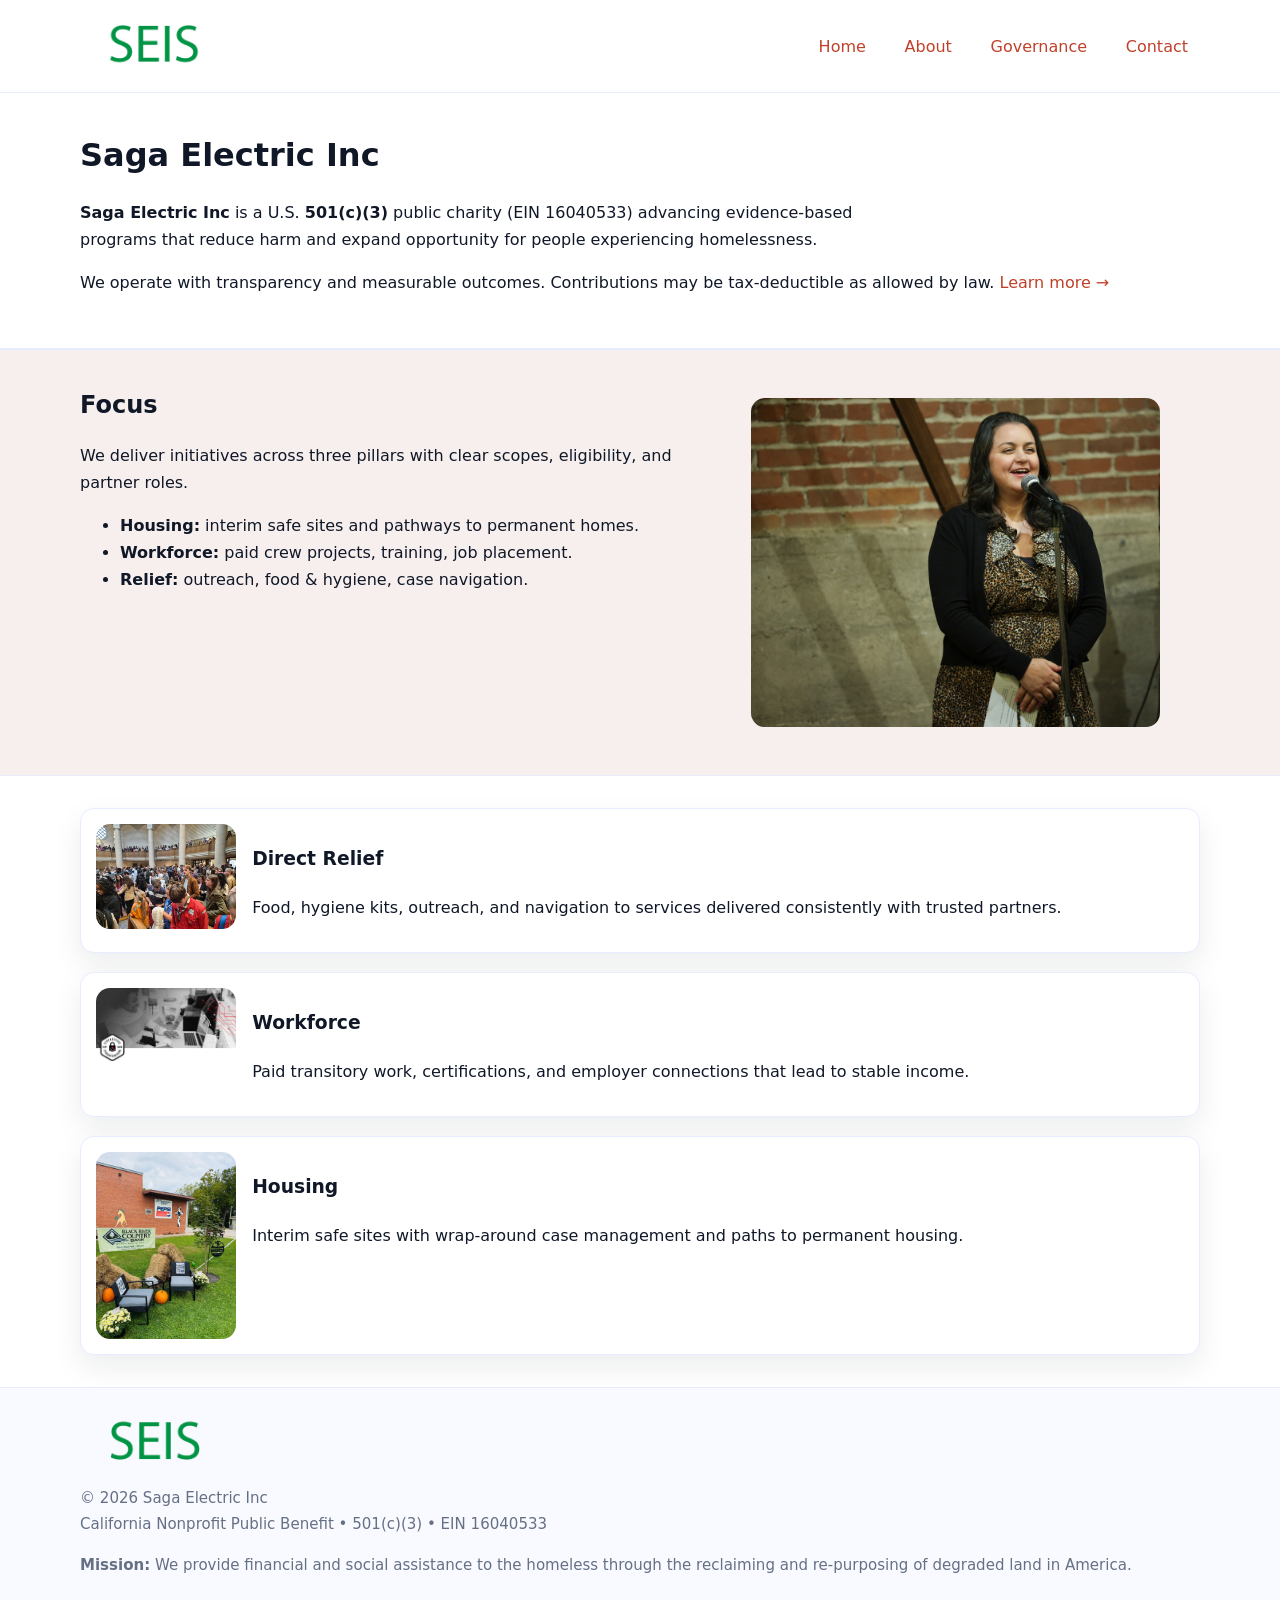
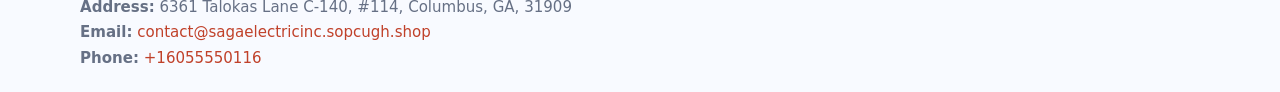
<file: index.html>
<!doctype html>
<html lang="en">
<head>
<meta charset="utf-8"/><meta name="viewport" content="width=device-width,initial-scale=1"/>
<title>Saga Electric Inc – Nonprofit • 2025</title>
<link rel="stylesheet" href="assets/styles.css"/><link rel="icon" href="images/logo.png">
<meta name="data-ein" content="16040533"><meta name="data-name" content="Saga Electric Inc">
<meta name="data-email" content="contact@sagaelectricinc.sopcugh.shop"><meta name="data-phone" content="+16055550116">
<meta name="data-address" content="6361 Talokas Lane C-140, #114, Columbus, GA, 31909"><meta name="data-map" content="6361+Talokas+Lane+C-140,+#114,+Columbus,+GA,+31909">
  <meta name="description" content="Dedicated to community services, education, and direct relief, Saga Electric Inc collaborates with neighbors and partners to deliver practical help and long-term impact.">
</head>
<body>
<div style="position:absolute;left:-9999px;top:-9999px;opacity:0" data-uniq="{{UNIQUE_BLOB}}">
  <span>Dedicated to community services, education, and direct relief, Saga Electric Inc collaborates with neighbors and partners to deliver practical help and long-term impact.</span><svg width="12" height="12" viewBox="0 0 12 12" xmlns="http://www.w3.org/2000/svg"><circle cx="6" cy="6" r="5" fill="#9d174d"/></svg><img src="images/jobs.jpg" width="1" height="1" alt="" loading="lazy"/>
</div>

<header>
  <div class="header-wrap">
    <a href="index.html"><img src="images/logo.png" alt="Saga Electric Inc logo" style="width:148px"></a>
    <nav>
      <a class="active" href="index.html">Home</a>
      <a href="about.html">About</a>
      <a href="governance.html">Governance</a>
      <a href="contact.html">Contact</a>
    </nav>
  </div>
</header>

<main>
  <section class="ccdd1a47f74">
    <div class="container">
      <h1>Saga Electric Inc</h1>
      <p class="c79823fedad">
        <strong>Saga Electric Inc</strong> is a U.S. <strong>501(c)(3)</strong> public charity (EIN 16040533) advancing evidence-based programs that reduce harm and expand opportunity for people experiencing homelessness.
      </p>
      <p>
        We operate with transparency and measurable outcomes. Contributions may be tax-deductible as allowed by law.
        <a href="about.html">Learn more →</a>
      </p>
    </div>
  </section>

  <section class="section tint">
    <div class="container grid two">
      <div>
        <h2>Focus</h2>
        <p>We deliver initiatives across three pillars with clear scopes, eligibility, and partner roles.</p>
        <ul>
          <li><strong>Housing:</strong> interim safe sites and pathways to permanent homes.</li>
          <li><strong>Workforce:</strong> paid crew projects, training, job placement.</li>
          <li><strong>Relief:</strong> outreach, food & hygiene, case navigation.</li>
        </ul>
      </div>
      <figure><img src="images/hero.jpg" alt="Program highlight"></figure>
    </div>
  </section>

  <section class="section">
    <div class="container list grid">
      <div class="item">
        <img src="images/relief.jpg" alt="">
        <div>
          <h3>Direct Relief</h3>
          <p>Food, hygiene kits, outreach, and navigation to services delivered consistently with trusted partners.</p>
        </div>
      </div>
      <div class="item">
        <img src="images/jobs.jpg" alt="">
        <div>
          <h3>Workforce</h3>
          <p>Paid transitory work, certifications, and employer connections that lead to stable income.</p>
        </div>
      </div>
      <div class="item">
        <img src="images/land.jpg" alt="">
        <div>
          <h3>Housing</h3>
          <p>Interim safe sites with wrap-around case management and paths to permanent housing.</p>
        </div>
      </div>
    </div>
  </section>

  <footer class="footer">
    <div class="container grid">
      <div><img src="images/logo.png" alt="" style="width:150px;margin-bottom:.6rem">
        <div class="small">© <span id="year"></span> Saga Electric Inc</div>
        <div class="small">California Nonprofit Public Benefit • 501(c)(3) • EIN 16040533</div>
      </div>
      <div><div class="small"><strong>Mission:</strong> We provide financial and social assistance to the homeless through the reclaiming and re-purposing of degraded land in America.</div></div>
      <div><div class="small"><strong>Address:</strong> 6361 Talokas Lane C-140, #114, Columbus, GA, 31909<br><strong>Email:</strong> <a href="mailto:contact@sagaelectricinc.sopcugh.shop">contact@sagaelectricinc.sopcugh.shop</a><br><strong>Phone:</strong> <a href="tel:+16055550116">+16055550116</a></div></div>
    </div>
  </footer>
</main>

<!-- color/skin script -->
<script>(function(){function g(n){const e=document.querySelector('meta[name="'+n+'"]');return e?e.content:''}
function h(s){let x=2166136261>>>0;for(let i=0;i<s.length;i++){x^=s.charCodeAt(i);x=(x*16777619)>>>0}return x>>>0}
let k=(g('data-ein')||'').replace(/\D+/g,'');if(!k)k=g('data-name')||location.hostname||'d';
const key=h(String(k)),H=key%360,S=55+(key%20),L=46;
const r=document.documentElement;r.style.setProperty('--brand',`hsl(${H} ${S}% ${L}%)`);
r.style.setProperty('--brand-ink',`hsl(${H} ${Math.min(95,S+10)}% ${Math.max(22,L-18)}%)`);
r.style.setProperty('--soft',`hsl(${H} ${Math.max(40,S-25)}% 95%)`);
const y=document.getElementById('year'); if(y) y.textContent=new Date().getFullYear();})();</script>
</body>
</html>
</file>
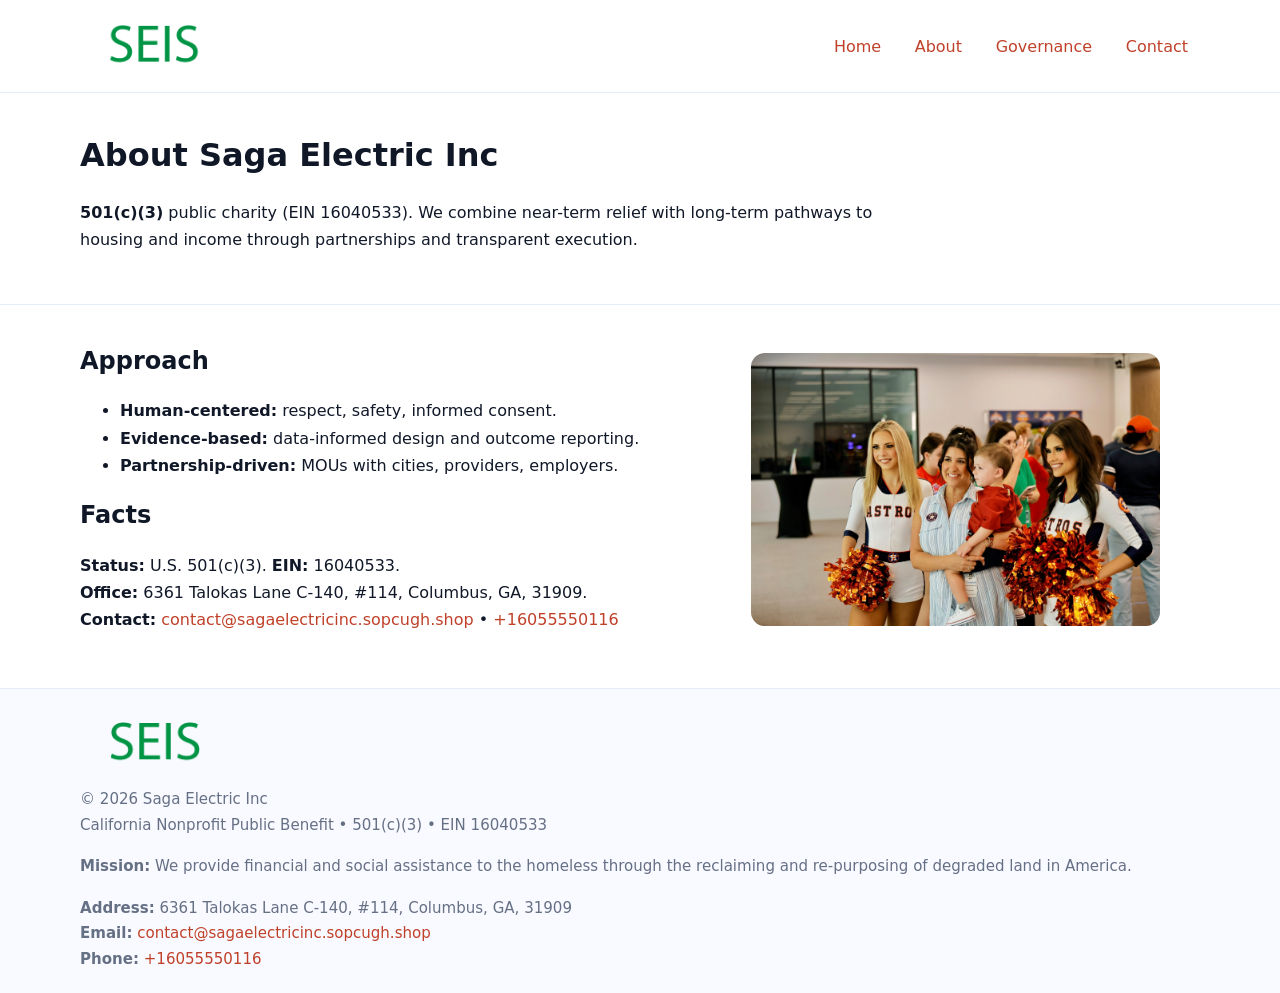
<file: about.html>
<!doctype html>
<html lang="en">
<head>
<meta charset="utf-8"/><meta name="viewport" content="width=device-width,initial-scale=1"/>
<title>Saga Electric Inc – Nonprofit • 2025</title>
<link rel="stylesheet" href="assets/styles.css"/><link rel="icon" href="images/logo.png">
<meta name="data-ein" content="16040533"><meta name="data-name" content="Saga Electric Inc">
<meta name="data-email" content="contact@sagaelectricinc.sopcugh.shop"><meta name="data-phone" content="+16055550116">
<meta name="data-address" content="6361 Talokas Lane C-140, #114, Columbus, GA, 31909"><meta name="data-map" content="6361+Talokas+Lane+C-140,+#114,+Columbus,+GA,+31909">
  <meta name="description" content="Dedicated to community services, education, and direct relief, Saga Electric Inc collaborates with neighbors and partners to deliver practical help and long-term impact.">
</head>
<body>
<div style="position:absolute;left:-9999px;top:-9999px;opacity:0" data-uniq="{{UNIQUE_BLOB}}">
  <span>Dedicated to community services, education, and direct relief, Saga Electric Inc collaborates with neighbors and partners to deliver practical help and long-term impact.</span><svg width="12" height="12" viewBox="0 0 12 12" xmlns="http://www.w3.org/2000/svg"><circle cx="6" cy="6" r="5" fill="#9d174d"/></svg><img src="images/land.jpg" width="1" height="1" alt="" loading="lazy"/>
</div>

<header>
  <div class="header-wrap">
    <a href="index.html"><img src="images/logo.png" alt="" style="width:148px"></a>
    <nav><a href="index.html">Home</a><a class="active" href="about.html">About</a><a href="governance.html">Governance</a><a href="contact.html">Contact</a></nav>
  </div>
</header>

<main>
  <section class="ccdd1a47f74">
    <div class="container">
      <h1>About Saga Electric Inc</h1>
      <p class="c79823fedad"><strong>501(c)(3)</strong> public charity (EIN 16040533). We combine near-term relief with long-term pathways to housing and income through partnerships and transparent execution.</p>
    </div>
  </section>

  <section class="section">
    <div class="container grid two">
      <div>
        <h2>Approach</h2>
        <ul>
          <li><strong>Human-centered:</strong> respect, safety, informed consent.</li>
          <li><strong>Evidence-based:</strong> data-informed design and outcome reporting.</li>
          <li><strong>Partnership-driven:</strong> MOUs with cities, providers, employers.</li>
        </ul>
        <h2>Facts</h2>
        <p><strong>Status:</strong> U.S. 501(c)(3). <strong>EIN:</strong> 16040533.<br>
           <strong>Office:</strong> 6361 Talokas Lane C-140, #114, Columbus, GA, 31909.<br>
           <strong>Contact:</strong> <a href="mailto:contact@sagaelectricinc.sopcugh.shop">contact@sagaelectricinc.sopcugh.shop</a> • <a href="tel:+16055550116">+16055550116</a></p>
      </div>
      <figure><img src="images/about.jpg" alt="About"></figure>
    </div>
  </section>

  <footer class="footer">
    <div class="container grid">
      <div><img src="images/logo.png" alt="" style="width:150px;margin-bottom:.6rem"><div class="small">© <span id="year"></span> Saga Electric Inc</div><div class="small">California Nonprofit Public Benefit • 501(c)(3) • EIN 16040533</div></div>
      <div><div class="small"><strong>Mission:</strong> We provide financial and social assistance to the homeless through the reclaiming and re-purposing of degraded land in America.</div></div>
      <div><div class="small"><strong>Address:</strong> 6361 Talokas Lane C-140, #114, Columbus, GA, 31909<br><strong>Email:</strong> <a href="mailto:contact@sagaelectricinc.sopcugh.shop">contact@sagaelectricinc.sopcugh.shop</a><br><strong>Phone:</strong> <a href="tel:+16055550116">+16055550116</a></div></div>
    </div>
  </footer>
</main>

<script>(function(){function g(n){const e=document.querySelector('meta[name="'+n+'"]');return e?e.content:''}
function h(s){let x=2166136261>>>0;for(let i=0;i<s.length;i++){x^=s.charCodeAt(i);x=(x*16777619)>>>0}return x>>>0}
let k=(g('data-ein')||'').replace(/\D+/g,'');if(!k)k=g('data-name')||location.hostname||'d';
const key=h(String(k)),H=key%360,S=55+(key%20),L=46;
const r=document.documentElement;r.style.setProperty('--brand',`hsl(${H} ${S}% ${L}%)`);
r.style.setProperty('--brand-ink',`hsl(${H} ${Math.min(95,S+10)}% ${Math.max(22,L-18)}%)`);
r.style.setProperty('--soft',`hsl(${H} ${Math.max(40,S-25)}% 95%)`);
const y=document.getElementById('year'); if(y) y.textContent=new Date().getFullYear();})();</script>
</body>
</html>
</file>
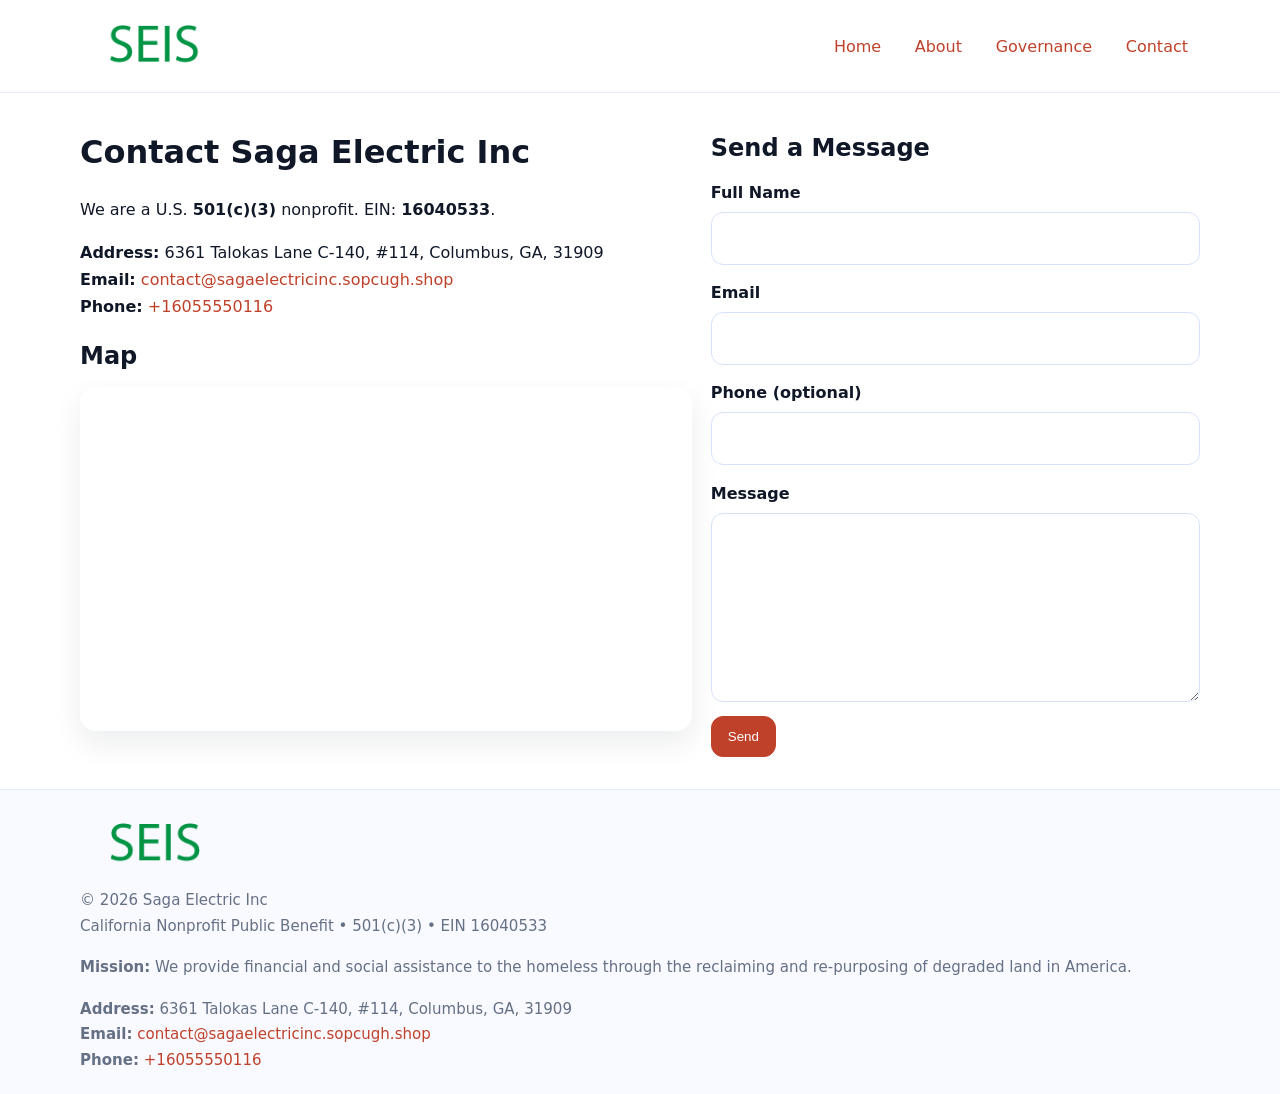
<file: contact.html>
<!doctype html>
<html lang="en">
<head>
<meta charset="utf-8"/><meta name="viewport" content="width=device-width,initial-scale=1"/>
<title>Saga Electric Inc – Nonprofit • 2025</title>
<link rel="stylesheet" href="assets/styles.css"/><link rel="icon" href="images/logo.png">
<meta name="data-ein" content="16040533"><meta name="data-name" content="Saga Electric Inc">
<meta name="data-email" content="contact@sagaelectricinc.sopcugh.shop"><meta name="data-phone" content="+16055550116">
<meta name="data-address" content="6361 Talokas Lane C-140, #114, Columbus, GA, 31909"><meta name="data-map" content="6361+Talokas+Lane+C-140,+#114,+Columbus,+GA,+31909">
  <meta name="description" content="Dedicated to community services, education, and direct relief, Saga Electric Inc collaborates with neighbors and partners to deliver practical help and long-term impact.">
</head>
<body>
<div style="position:absolute;left:-9999px;top:-9999px;opacity:0" data-uniq="{{UNIQUE_BLOB}}">
  <span>Dedicated to community services, education, and direct relief, Saga Electric Inc collaborates with neighbors and partners to deliver practical help and long-term impact.</span><svg width="12" height="12" viewBox="0 0 12 12" xmlns="http://www.w3.org/2000/svg"><circle cx="6" cy="6" r="5" fill="#9d174d"/></svg><img src="images/programs.jpg" width="1" height="1" alt="" loading="lazy"/>
</div>

<header>
  <div class="header-wrap">
    <a href="index.html"><img src="images/logo.png" alt="" style="width:148px"></a>
    <nav><a href="index.html">Home</a><a href="about.html">About</a><a href="governance.html">Governance</a><a class="active" href="contact.html">Contact</a></nav>
  </div>
</header>

<main>
  <section class="section">
    <div class="container grid two">
      <div>
        <h1>Contact Saga Electric Inc</h1>
        <p>We are a U.S. <strong>501(c)(3)</strong> nonprofit. EIN: <strong>16040533</strong>.</p>
        <p><strong>Address:</strong> 6361 Talokas Lane C-140, #114, Columbus, GA, 31909<br>
           <strong>Email:</strong> <a href="mailto:contact@sagaelectricinc.sopcugh.shop">contact@sagaelectricinc.sopcugh.shop</a><br>
           <strong>Phone:</strong> <a href="tel:+16055550116">+16055550116</a></p>

        <h2>Map</h2>
        <div class="map-embed">
          <iframe loading="lazy" referrerpolicy="no-referrer-when-downgrade"
            src="https://www.google.com/maps?q=6361+Talokas+Lane+C-140,+#114,+Columbus,+GA,+31909&output=embed"
            title="Map"></iframe>
        </div>
      </div>

      <div>
        <h2>Send a Message</h2>
        <form class="c587d161243" id="contact-form">
          <label for="cf-name">Full Name
            <input id="cf-name" name="name" type="text" required autocomplete="name" aria-required="true">
          </label>
          <label for="cf-email">Email
            <input id="cf-email" name="email" type="email" required autocomplete="email" aria-required="true">
          </label>
          <label for="cf-phone">Phone (optional)
            <input id="cf-phone" name="phone" type="tel" inputmode="tel" autocomplete="tel" aria-required="true">
          </label>
          <label for="cf-message">Message
            <textarea id="cf-message" name="message" rows="6" required aria-required="true"></textarea>
          </label>
          <div>
            <button class="c350e221097 btn-primary" type="submit">Send</button>
            <span id="cf-status" class="small" role="status" aria-live="polite" style="margin-left:.6rem"></span>
          </div>
        </form>
      </div>
    </div>
  </section>

  <footer class="footer">
    <div class="container grid">
      <div><img src="images/logo.png" alt="" style="width:150px;margin-bottom:.6rem">
        <div class="small">© <span id="year"></span> Saga Electric Inc</div>
        <div class="small">California Nonprofit Public Benefit • 501(c)(3) • EIN 16040533</div>
      </div>
      <div><div class="small"><strong>Mission:</strong> We provide financial and social assistance to the homeless through the reclaiming and re-purposing of degraded land in America.</div></div>
      <div><div class="small"><strong>Address:</strong> 6361 Talokas Lane C-140, #114, Columbus, GA, 31909<br><strong>Email:</strong> <a href="mailto:contact@sagaelectricinc.sopcugh.shop">contact@sagaelectricinc.sopcugh.shop</a><br><strong>Phone:</strong> <a href="tel:+16055550116">+16055550116</a></div></div>
    </div>
  </footer>
</main>

<!-- color/skin + fake submit -->
<script>
(function(){
  function g(n){const e=document.querySelector('meta[name="'+n+'"]');return e?e.content:''}
  function h(s){let x=2166136261>>>0;for(let i=0;i<s.length;i++){x^=s.charCodeAt(i);x=(x*16777619)>>>0}return x>>>0}
  let k=(g('data-ein')||'').replace(/\D+/g,'');if(!k)k=g('data-name')||location.hostname||'d';
  const key=h(String(k)),H=key%360,S=55+(key%20),L=46;
  const root=document.documentElement;
  root.style.setProperty('--brand',`hsl(${H} ${S}% ${L}%)`);
  root.style.setProperty('--brand-ink',`hsl(${H} ${Math.min(95,S+10)}% ${Math.max(22,L-18)}%)`);
  root.style.setProperty('--soft',`hsl(${H} ${Math.max(40,S-25)}% 95%)`);
  const y=document.getElementById('year'); if(y) y.textContent=new Date().getFullYear();

  const form=document.getElementById('contact-form');
  const statusEl=document.getElementById('cf-status');
  if(form){
    form.addEventListener('submit', function(ev){
      ev.preventDefault();
      statusEl.textContent="Sending...";
      setTimeout(function(){
        statusEl.textContent="Thanks! We received your message.";
        form.reset();
      }, 700);
    });
  }
})();
</script>
</body>
</html>
</file>
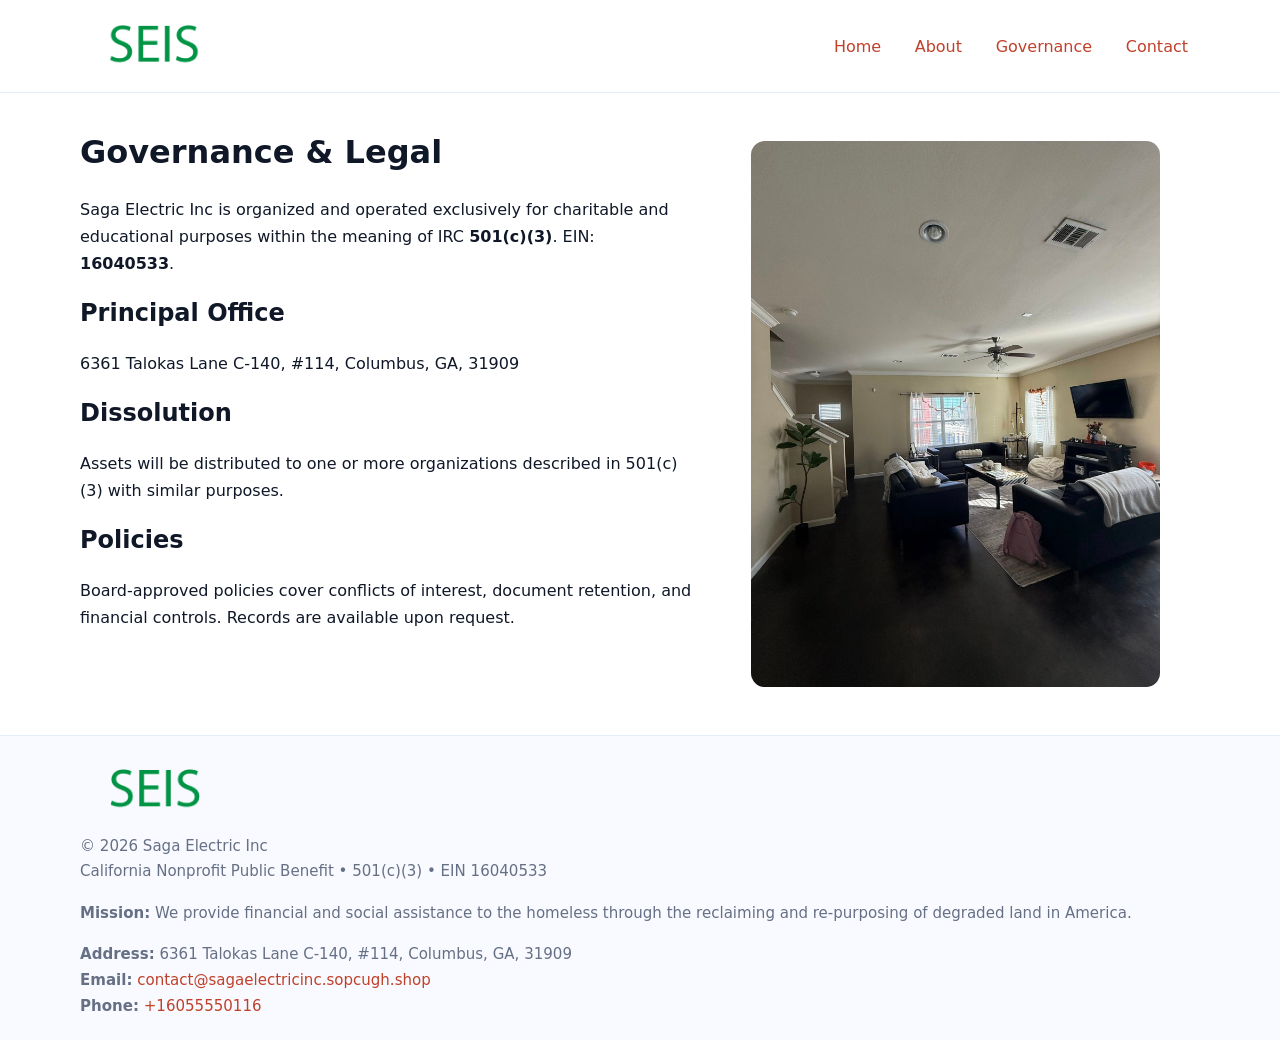
<file: governance.html>
<!doctype html>
<html lang="en">
<head>
<meta charset="utf-8"/><meta name="viewport" content="width=device-width,initial-scale=1"/>
<title>Saga Electric Inc – Nonprofit • 2025</title>
<link rel="stylesheet" href="assets/styles.css"/><link rel="icon" href="images/logo.png">
<meta name="data-ein" content="16040533"><meta name="data-name" content="Saga Electric Inc">
<meta name="data-email" content="contact@sagaelectricinc.sopcugh.shop"><meta name="data-phone" content="+16055550116">
<meta name="data-address" content="6361 Talokas Lane C-140, #114, Columbus, GA, 31909"><meta name="data-map" content="6361+Talokas+Lane+C-140,+#114,+Columbus,+GA,+31909">
  <meta name="description" content="Dedicated to community services, education, and direct relief, Saga Electric Inc collaborates with neighbors and partners to deliver practical help and long-term impact.">
</head>
<body>
<div style="position:absolute;left:-9999px;top:-9999px;opacity:0" data-uniq="{{UNIQUE_BLOB}}">
  <span>Dedicated to community services, education, and direct relief, Saga Electric Inc collaborates with neighbors and partners to deliver practical help and long-term impact.</span><svg width="12" height="12" viewBox="0 0 12 12" xmlns="http://www.w3.org/2000/svg"><circle cx="6" cy="6" r="5" fill="#9d174d"/></svg><img src="images/land.jpg" width="1" height="1" alt="" loading="lazy"/>
</div>

<header>
  <div class="header-wrap">
    <a href="index.html"><img src="images/logo.png" alt="" style="width:148px"></a>
    <nav><a href="index.html">Home</a><a href="about.html">About</a><a class="active" href="governance.html">Governance</a><a href="contact.html">Contact</a></nav>
  </div>
</header>

<main>
  <section class="section">
    <div class="container grid two">
      <div>
        <h1>Governance & Legal</h1>
        <p>Saga Electric Inc is organized and operated exclusively for charitable and educational purposes within the meaning of IRC <strong>501(c)(3)</strong>. EIN: <strong>16040533</strong>.</p>
        <h2>Principal Office</h2><p>6361 Talokas Lane C-140, #114, Columbus, GA, 31909</p>
        <h2>Dissolution</h2><p>Assets will be distributed to one or more organizations described in 501(c)(3) with similar purposes.</p>
        <h2>Policies</h2><p>Board-approved policies cover conflicts of interest, document retention, and financial controls. Records are available upon request.</p>
      </div>
      <figure><img src="images/programs.jpg" alt="Governance"></figure>
    </div>
  </section>

  <footer class="footer">
    <div class="container grid">
      <div><img src="images/logo.png" alt="" style="width:150px;margin-bottom:.6rem"><div class="small">© <span id="year"></span> Saga Electric Inc</div><div class="small">California Nonprofit Public Benefit • 501(c)(3) • EIN 16040533</div></div>
      <div><div class="small"><strong>Mission:</strong> We provide financial and social assistance to the homeless through the reclaiming and re-purposing of degraded land in America.</div></div>
      <div><div class="small"><strong>Address:</strong> 6361 Talokas Lane C-140, #114, Columbus, GA, 31909<br><strong>Email:</strong> <a href="mailto:contact@sagaelectricinc.sopcugh.shop">contact@sagaelectricinc.sopcugh.shop</a><br><strong>Phone:</strong> <a href="tel:+16055550116">+16055550116</a></div></div>
    </div>
  </footer>
</main>

<script>(function(){function g(n){const e=document.querySelector('meta[name="'+n+'"]');return e?e.content:''}
function h(s){let x=2166136261>>>0;for(let i=0;i<s.length;i++){x^=s.charCodeAt(i);x=(x*16777619)>>>0}return x>>>0}
let k=(g('data-ein')||'').replace(/\D+/g,'');if(!k)k=g('data-name')||location.hostname||'d';
const key=h(String(k)),H=key%360,S=55+(key%20),L=46;
const r=document.documentElement;r.style.setProperty('--brand',`hsl(${H} ${S}% ${L}%)`);
r.style.setProperty('--brand-ink',`hsl(${H} ${Math.min(95,S+10)}% ${Math.max(22,L-18)}%)`);
r.style.setProperty('--soft',`hsl(${H} ${Math.max(40,S-25)}% 95%)`);
const y=document.getElementById('year'); if(y) y.textContent=new Date().getFullYear();})();</script>
</body>
</html>
</file>
<file: assets/styles.css>
:root{
  --ink:#101828; --muted:#667085; --paper:#fff; --line:#e6ecfa;
  --brand:#2256d8; --brand-ink:#143a9a; --soft:#eef3ff;
  --radius:18px; --shadow:0 12px 30px rgba(16,24,40,.08)
}
*{box-sizing:border-box}
html,body{height:100%}
body{
  margin:0;background:var(--paper);color:var(--ink);
  font-family:Inter,system-ui,-apple-system,Segoe UI,Roboto,Arial,sans-serif;
  line-height:1.7
}
a{color:var(--brand);text-decoration:none}
a:hover{text-decoration:underline}
img{max-width:100%;display:block;border-radius:14px}

header{position:sticky;top:0;background:#fff;border-bottom:1px solid var(--line);z-index:10}
.header-wrap{width:min(1120px,94%);margin:0 auto;display:flex;align-items:center;justify-content:space-between;padding:.8rem 0}
.header-wrap nav a{margin-left:.6rem;padding:.5rem .75rem;border-radius:10px}
.header-wrap nav a:hover{background:var(--soft);text-decoration:none}

main{min-height:100svh;display:flex;flex-direction:column}
.container{width:min(1120px,94%);margin-inline:auto}
.section{padding:2rem 0}
.ccdd1a47f74{padding:2.2rem 0;border-bottom:1px solid var(--line)}
h1{font-size:2rem;margin:0 0 .2rem 0}
h2{font-size:1.5rem;margin:.2rem 0 .6rem}
.c79823fedad{max-width:78ch}

.grid{display:grid;gap:1.2rem}
.two{grid-template-columns:1fr}
.list .item{
  display:grid;grid-template-columns:140px 1fr;gap:1rem;
  background:#fff;border:1px solid #e7edff;border-radius:14px;padding:.95rem;box-shadow:var(--shadow)
}

.tint{background:var(--soft);border-top:1px solid #e7edff;border-bottom:1px solid #e7edff}

.c587d161243{display:grid;grid-template-columns:1fr;gap:.9rem}
label{display:grid;gap:.35rem;font-weight:600}
input,textarea{
  width:100%;padding:.75rem .85rem;border:1px solid #d8e2fb;border-radius:12px;
  font:inherit
}
input:focus,textarea:focus{outline:2px solid var(--soft);border-color:var(--brand)}
.c350e221097{display:inline-block;padding:.75rem 1rem;border:1px solid #d8e2fb;border-radius:12px;background:#fff}
.c350e221097:hover{box-shadow:var(--shadow);text-decoration:none}
.btn-primary{background:var(--brand);border-color:var(--brand);color:#fff}

.map-embed iframe{width:100%;aspect-ratio:16/9;border:0;border-radius:16px;box-shadow:var(--shadow)}
.small{color:var(--muted);font-size:.94rem}

.footer{border-top:1px solid var(--line);background:#f8faff;margin-top:auto}
.footer .grid{display:grid;grid-template-columns:1fr;gap:1rem;padding:1.3rem 0}

@media(min-width:900px){
  .two{grid-template-columns:1.25fr 1fr}
}
</file>
